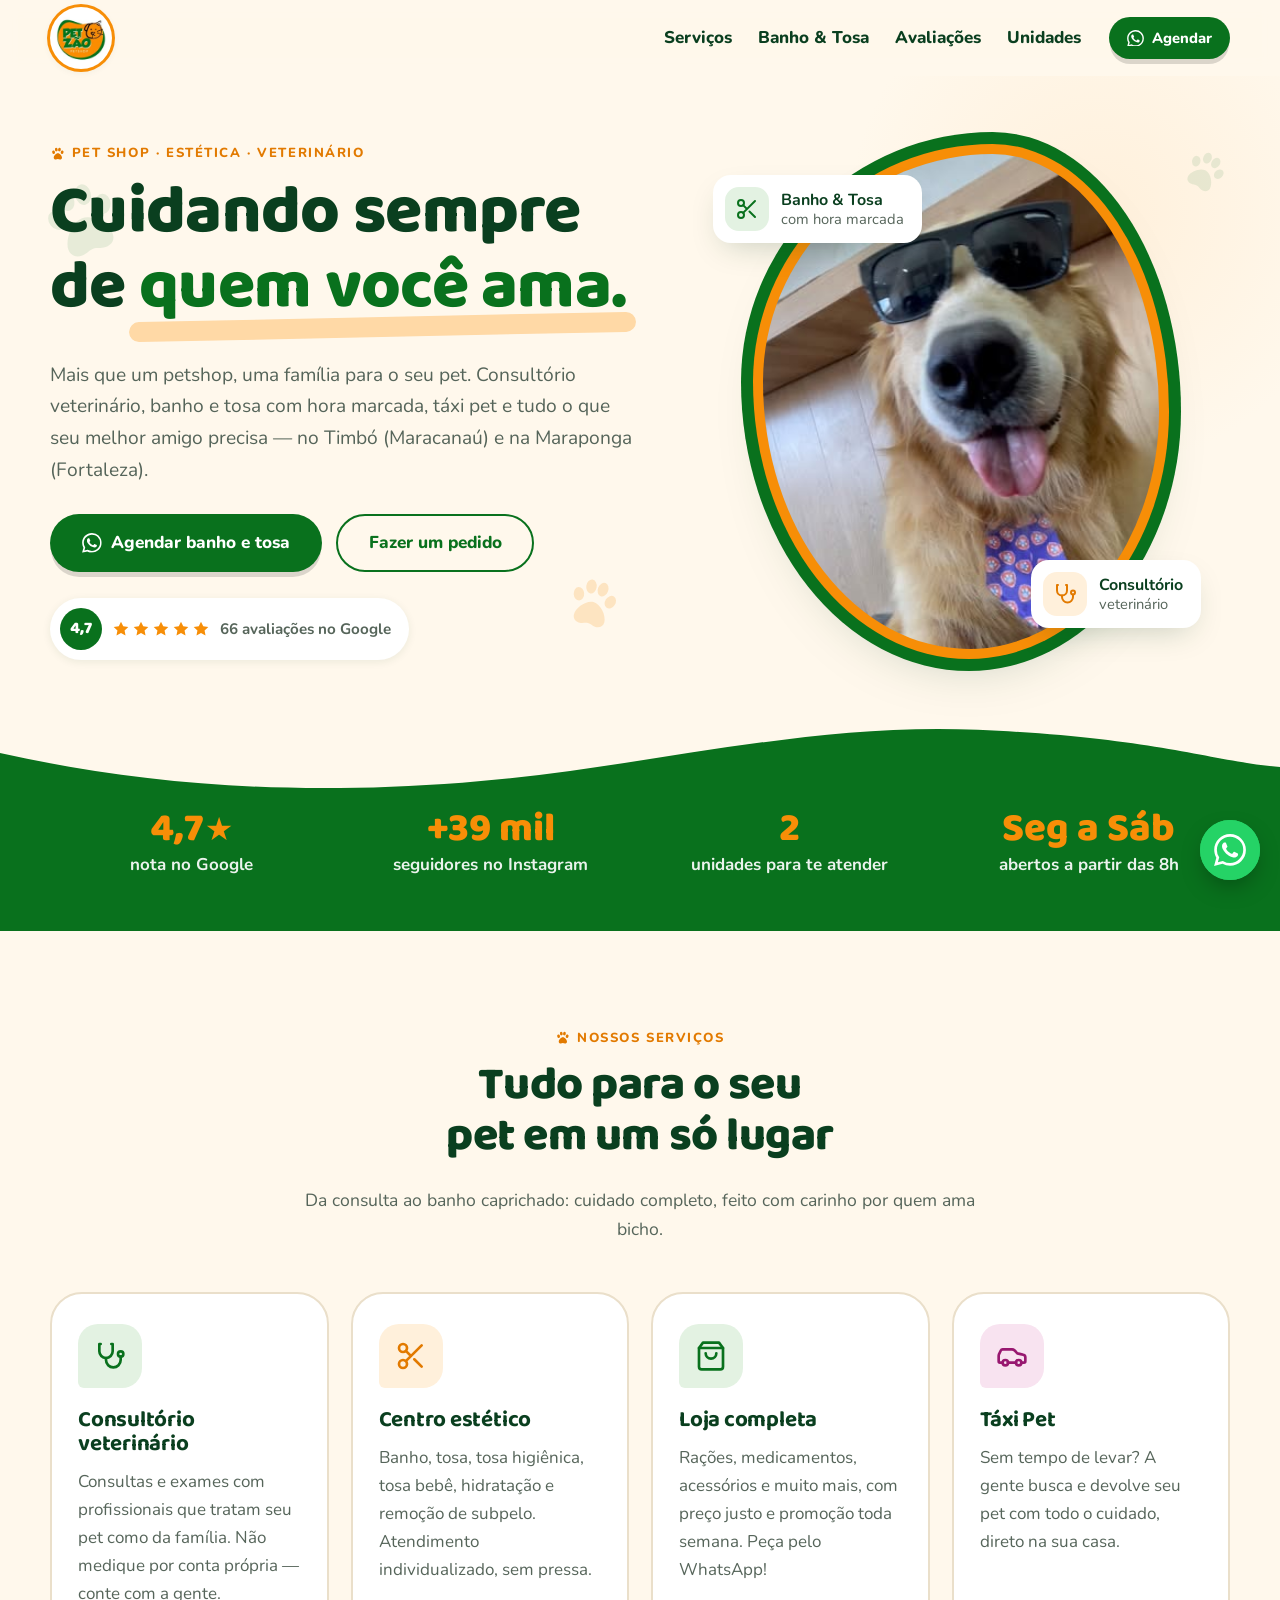
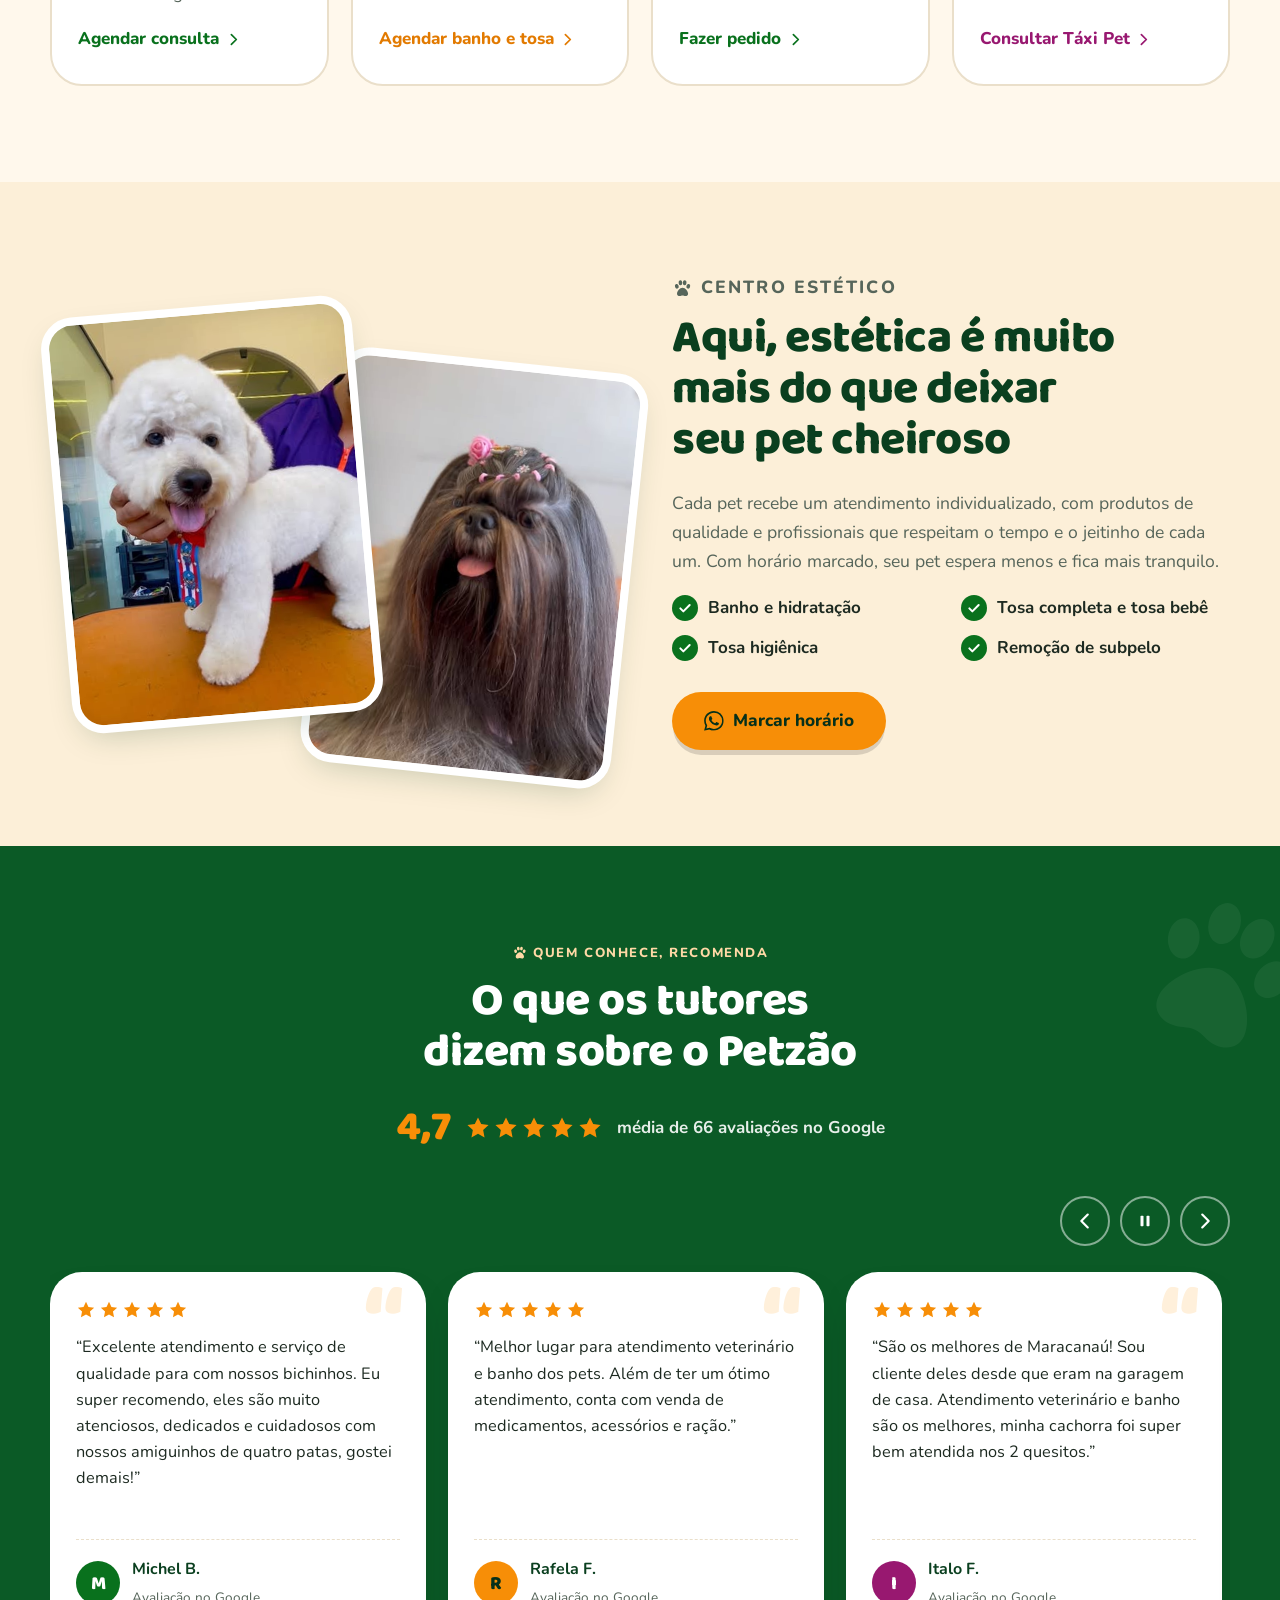
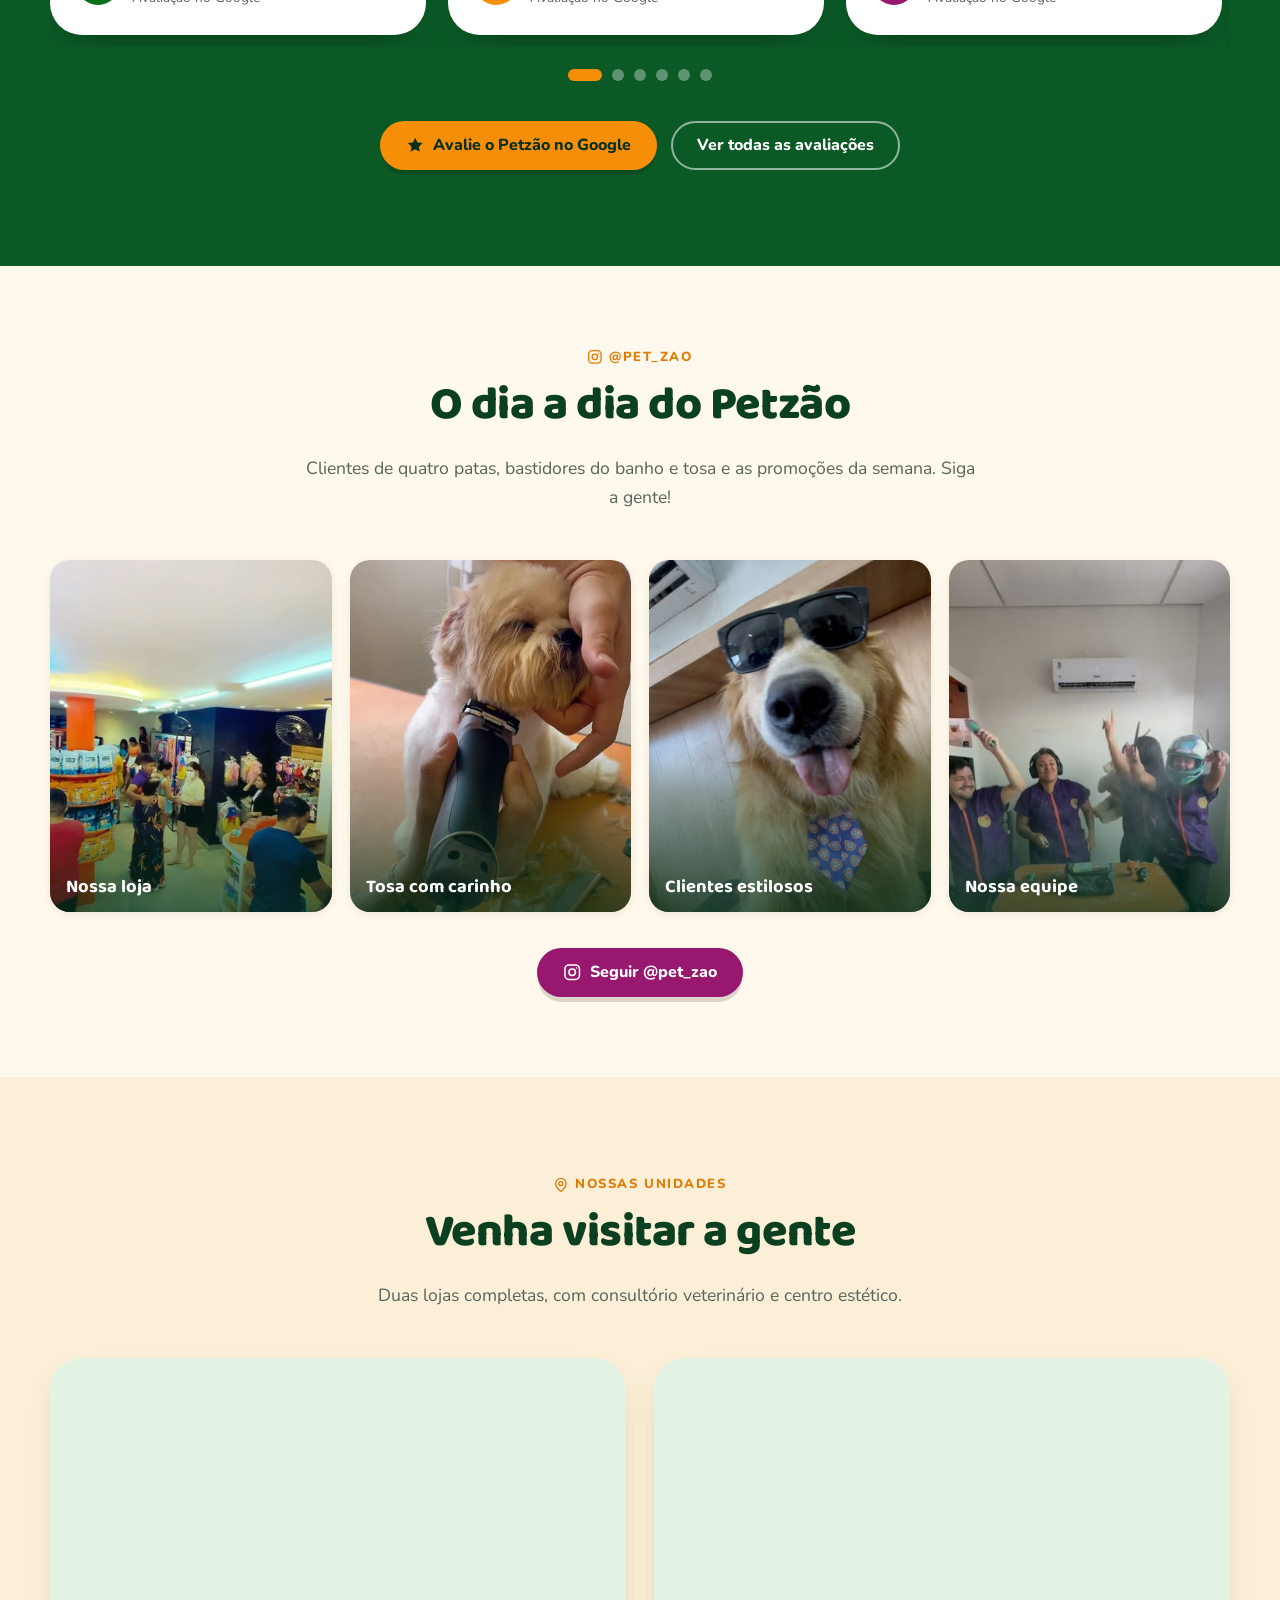
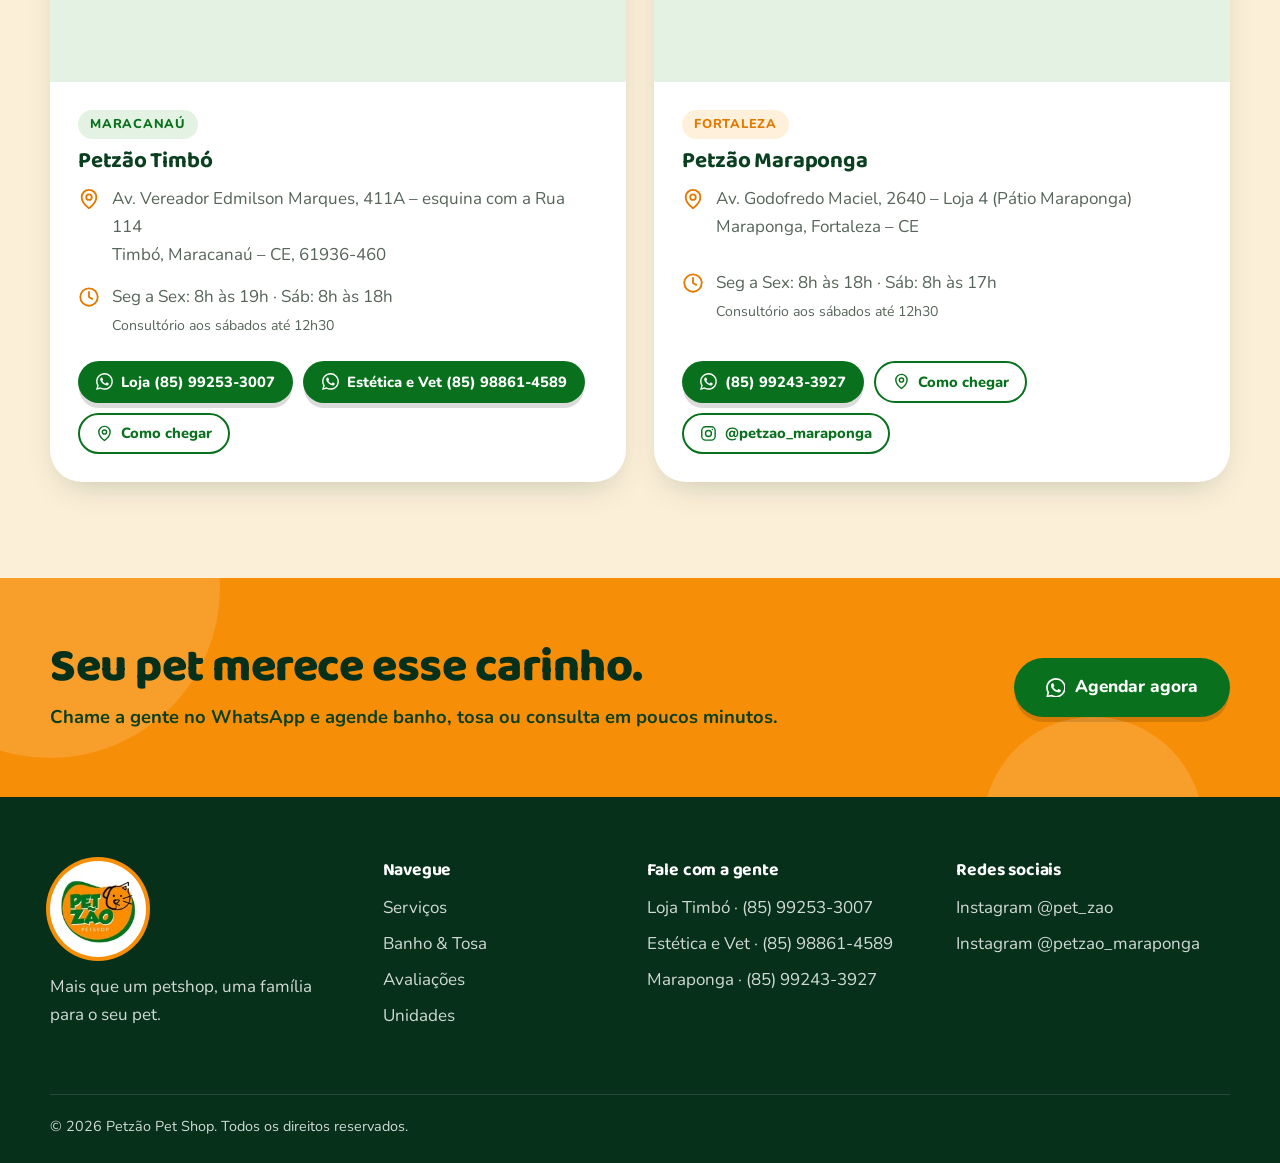
<file: index.html>
<!DOCTYPE html>
<html lang="pt-BR">
<head>
  <meta charset="UTF-8">
  <meta name="viewport" content="width=device-width, initial-scale=1">
  <title>Petzão Pet Shop | Banho e Tosa, Veterinário e Pet Shop em Maracanaú e Fortaleza</title>
  <meta name="description" content="Petzão Pet Shop: consultório veterinário, centro estético (banho e tosa), táxi pet e loja completa com rações, medicamentos e acessórios. Unidades no Timbó (Maracanaú) e na Maraponga (Fortaleza). Nota 4,7 no Google.">
  <meta name="theme-color" content="#09711D">
  <link rel="canonical" href="https://lohan-lucas.github.io/petzao/">

  <!-- Open Graph (prévia ao compartilhar no WhatsApp/Instagram/Facebook) -->
  <meta property="og:type" content="website">
  <meta property="og:url" content="https://lohan-lucas.github.io/petzao/">
  <meta property="og:locale" content="pt_BR">
  <meta property="og:site_name" content="Petzão Pet Shop">
  <meta property="og:title" content="Petzão Pet Shop | Cuidando sempre de quem você ama">
  <meta property="og:description" content="Consultório veterinário, banho e tosa, táxi pet e loja completa em Maracanaú e Fortaleza. Nota 4,7 no Google.">
  <meta property="og:image" content="https://lohan-lucas.github.io/petzao/assets/img/og-image.jpg">
  <meta property="og:image:width" content="1200">
  <meta property="og:image:height" content="630">
  <meta name="twitter:card" content="summary_large_image">

  <link rel="icon" href="assets/img/favicon.png" type="image/png">
  <link rel="apple-touch-icon" href="assets/img/favicon.png">

  <link rel="preconnect" href="https://fonts.googleapis.com">
  <link rel="preconnect" href="https://fonts.gstatic.com" crossorigin>
  <link href="https://fonts.googleapis.com/css2?family=Baloo+2:wght@600;700;800&family=Nunito:wght@400;600;700;800&display=swap" rel="stylesheet">
  <link rel="stylesheet" href="assets/css/style.css">

  <script type="application/ld+json">
  [
    {
      "@context": "https://schema.org",
      "@type": "PetStore",
      "name": "Petzão Pet Shop – Timbó",
      "image": "https://lohan-lucas.github.io/petzao/assets/img/logo.jpg",
      "url": "https://lohan-lucas.github.io/petzao/",
      "telephone": "+55 85 99253-3007",
      "address": {
        "@type": "PostalAddress",
        "streetAddress": "Av. Vereador Edmilson Marques, 411A – Timbó",
        "addressLocality": "Maracanaú",
        "addressRegion": "CE",
        "postalCode": "61936-460",
        "addressCountry": "BR"
      },
      "geo": { "@type": "GeoCoordinates", "latitude": -3.8777506, "longitude": -38.6081063 },
      "openingHoursSpecification": [
        { "@type": "OpeningHoursSpecification", "dayOfWeek": ["Monday","Tuesday","Wednesday","Thursday","Friday"], "opens": "08:00", "closes": "19:00" },
        { "@type": "OpeningHoursSpecification", "dayOfWeek": "Saturday", "opens": "08:00", "closes": "18:00" }
      ],
      "sameAs": ["https://www.instagram.com/pet_zao/"]
    },
    {
      "@context": "https://schema.org",
      "@type": "PetStore",
      "name": "Petzão Pet Shop – Maraponga",
      "image": "https://lohan-lucas.github.io/petzao/assets/img/logo.jpg",
      "url": "https://lohan-lucas.github.io/petzao/",
      "telephone": "+55 85 99243-3927",
      "address": {
        "@type": "PostalAddress",
        "streetAddress": "Av. Godofredo Maciel, 2640 – Loja 4 (Pátio Maraponga)",
        "addressLocality": "Fortaleza",
        "addressRegion": "CE",
        "addressCountry": "BR"
      },
      "openingHoursSpecification": [
        { "@type": "OpeningHoursSpecification", "dayOfWeek": ["Monday","Tuesday","Wednesday","Thursday","Friday"], "opens": "08:00", "closes": "18:00" },
        { "@type": "OpeningHoursSpecification", "dayOfWeek": "Saturday", "opens": "08:00", "closes": "17:00" }
      ],
      "sameAs": ["https://www.instagram.com/petzao_maraponga/"]
    }
  ]
  </script>
</head>
<body>

  <!-- Ícones (sprite SVG) -->
  <svg width="0" height="0" style="position:absolute" aria-hidden="true" focusable="false">
    <symbol id="i-paw" viewBox="0 0 24 24"><ellipse cx="5.5" cy="9.5" rx="2.1" ry="2.7" transform="rotate(-18 5.5 9.5)"/><ellipse cx="9.6" cy="5.4" rx="2.1" ry="2.8" transform="rotate(-6 9.6 5.4)"/><ellipse cx="14.4" cy="5.4" rx="2.1" ry="2.8" transform="rotate(6 14.4 5.4)"/><ellipse cx="18.5" cy="9.5" rx="2.1" ry="2.7" transform="rotate(18 18.5 9.5)"/><path d="M12 11.2c-3.1 0-6.3 4.1-6.3 6.7 0 1.8 1.4 2.7 3 2.7 1.4 0 2.1-.7 3.3-.7s1.9.7 3.3.7c1.6 0 3-.9 3-2.7 0-2.6-3.2-6.7-6.3-6.7Z"/></symbol>
    <symbol id="i-whatsapp" viewBox="0 0 24 24"><path d="M17.47 14.38c-.3-.15-1.76-.87-2.03-.97-.27-.1-.47-.15-.67.15-.2.3-.77.97-.94 1.16-.17.2-.35.22-.64.08-.3-.15-1.26-.47-2.39-1.48-.88-.79-1.48-1.76-1.65-2.06-.17-.3-.02-.46.13-.6.13-.14.3-.35.45-.52.15-.17.2-.3.3-.5.1-.2.05-.37-.03-.52-.07-.15-.67-1.61-.92-2.2-.24-.59-.49-.5-.67-.51h-.57c-.2 0-.52.07-.8.37-.27.3-1.04 1.02-1.04 2.48s1.07 2.88 1.21 3.07c.15.2 2.1 3.2 5.08 4.49.71.31 1.26.49 1.7.63.71.22 1.36.19 1.87.12.57-.09 1.76-.72 2-1.42.25-.69.25-1.29.18-1.41-.08-.13-.28-.2-.57-.35Zm-5.42 7.4h-.01a9.87 9.87 0 0 1-5.03-1.38l-.36-.21-3.74.98 1-3.65-.24-.37a9.86 9.86 0 0 1-1.51-5.26c0-5.45 4.44-9.88 9.89-9.88 2.64 0 5.12 1.03 6.99 2.9a9.82 9.82 0 0 1 2.89 6.99c0 5.45-4.44 9.88-9.88 9.88Zm8.41-18.3A11.82 11.82 0 0 0 12.05 0C5.5 0 .16 5.34.16 11.89c0 2.1.55 4.14 1.59 5.95L.06 24l6.3-1.65a11.88 11.88 0 0 0 5.68 1.45h.01c6.55 0 11.89-5.34 11.89-11.89 0-3.18-1.24-6.16-3.48-8.41Z"/></symbol>
    <symbol id="i-instagram" viewBox="0 0 24 24" fill="none" stroke="currentColor" stroke-width="2" stroke-linecap="round" stroke-linejoin="round"><rect x="2.5" y="2.5" width="19" height="19" rx="5.5"/><circle cx="12" cy="12" r="4.2"/><circle cx="17.6" cy="6.4" r="1" fill="currentColor" stroke="none"/></symbol>
    <symbol id="i-star" viewBox="0 0 24 24"><path d="M12 2.2l2.96 6.2 6.8.83-5 4.7 1.28 6.73L12 17.4l-6.04 3.26 1.28-6.73-5-4.7 6.8-.83L12 2.2Z"/></symbol>
    <symbol id="i-steth" viewBox="0 0 24 24" fill="none" stroke="currentColor" stroke-width="2" stroke-linecap="round" stroke-linejoin="round"><path d="M5 3H4v5.5a5 5 0 0 0 10 0V3h-1"/><path d="M9 13.5V15a5.5 5.5 0 0 0 11 0v-2.5"/><circle cx="20" cy="10.5" r="2"/></symbol>
    <symbol id="i-scissors" viewBox="0 0 24 24" fill="none" stroke="currentColor" stroke-width="2" stroke-linecap="round" stroke-linejoin="round"><circle cx="6" cy="6" r="3"/><circle cx="6" cy="18" r="3"/><path d="M20 4 8.12 15.88M14.47 14.48 20 20M8.12 8.12 12 12"/></symbol>
    <symbol id="i-bag" viewBox="0 0 24 24" fill="none" stroke="currentColor" stroke-width="2" stroke-linecap="round" stroke-linejoin="round"><path d="M6 2 3 6v14a2 2 0 0 0 2 2h14a2 2 0 0 0 2-2V6l-3-4Z"/><path d="M3 6h18"/><path d="M16 10a4 4 0 0 1-8 0"/></symbol>
    <symbol id="i-car" viewBox="0 0 24 24" fill="none" stroke="currentColor" stroke-width="2" stroke-linecap="round" stroke-linejoin="round"><path d="M19 17h2a1 1 0 0 0 1-1v-3c0-.9-.7-1.7-1.5-1.9C18.7 10.6 16 10 16 10s-1.3-1.4-2.2-2.3A2.6 2.6 0 0 0 12 7H5a1.6 1.6 0 0 0-1.4.9l-1.4 2.9A3.7 3.7 0 0 0 2 12v4a1 1 0 0 0 1 1h2"/><circle cx="7" cy="17" r="2"/><path d="M9 17h6"/><circle cx="17" cy="17" r="2"/></symbol>
    <symbol id="i-pin" viewBox="0 0 24 24" fill="none" stroke="currentColor" stroke-width="2" stroke-linecap="round" stroke-linejoin="round"><path d="M20 10c0 6-8 12-8 12s-8-6-8-12a8 8 0 0 1 16 0Z"/><circle cx="12" cy="10" r="3"/></symbol>
    <symbol id="i-clock" viewBox="0 0 24 24" fill="none" stroke="currentColor" stroke-width="2" stroke-linecap="round" stroke-linejoin="round"><circle cx="12" cy="12" r="9.5"/><path d="M12 6.5V12l3.5 2"/></symbol>
    <symbol id="i-arrow" viewBox="0 0 24 24" fill="none" stroke="currentColor" stroke-width="2.4" stroke-linecap="round" stroke-linejoin="round"><path d="M9 5l7 7-7 7"/></symbol>
    <symbol id="i-check" viewBox="0 0 24 24" fill="none" stroke="currentColor" stroke-width="3" stroke-linecap="round" stroke-linejoin="round"><path d="M5 12.5l4.5 4.5L19 7.5"/></symbol>
    <symbol id="i-pause" viewBox="0 0 24 24"><rect x="6" y="5" width="4" height="14" rx="1"/><rect x="14" y="5" width="4" height="14" rx="1"/></symbol>
    <symbol id="i-play" viewBox="0 0 24 24"><path d="M7 4.5v15a1 1 0 0 0 1.5.86l12-7.5a1 1 0 0 0 0-1.72l-12-7.5A1 1 0 0 0 7 4.5Z"/></symbol>
  </svg>

  <a class="skip-link" href="#conteudo">Pular para o conteúdo</a>

  <!-- Cabeçalho -->
  <header class="site-header" data-header>
    <div class="container header-inner">
      <a class="brand" href="#inicio" aria-label="Petzão Pet Shop – início">
        <img src="assets/img/logo.jpg" alt="Petzão Pet Shop" width="150" height="150">
      </a>

      <nav class="main-nav" id="menu" aria-label="Principal">
        <ul>
          <li><a href="#servicos">Serviços</a></li>
          <li><a href="#estetica">Banho &amp; Tosa</a></li>
          <li><a href="#avaliacoes">Avaliações</a></li>
          <li><a href="#unidades">Unidades</a></li>
        </ul>
        <a class="btn btn--green btn--sm nav-cta" href="https://wa.me/5585988614589?text=Ol%C3%A1%2C%20Petz%C3%A3o!%20Vim%20pelo%20site%20e%20gostaria%20de%20agendar%20um%20hor%C3%A1rio%20para%20o%20meu%20pet." target="_blank" rel="noopener">
          <svg class="icon" aria-hidden="true"><use href="#i-whatsapp"/></svg> Agendar
        </a>
      </nav>

      <button class="menu-toggle" type="button" aria-expanded="false" aria-controls="menu" data-menu-toggle>
        <span class="sr-only">Abrir menu</span>
        <span class="menu-toggle__bar"></span>
      </button>
    </div>
  </header>

  <main id="conteudo">

    <!-- Hero -->
    <section class="hero" id="inicio">
      <svg class="paw-deco paw-deco--1" aria-hidden="true"><use href="#i-paw"/></svg>
      <svg class="paw-deco paw-deco--2" aria-hidden="true"><use href="#i-paw"/></svg>
      <svg class="paw-deco paw-deco--3" aria-hidden="true"><use href="#i-paw"/></svg>

      <div class="container hero-grid">
        <div class="hero-copy">
          <p class="eyebrow"><svg class="icon" aria-hidden="true"><use href="#i-paw"/></svg> Pet shop · Estética · Veterinário</p>
          <h1>Cuidando sempre de <span class="hl">quem você ama.</span></h1>
          <p class="lead">Mais que um petshop, uma família para o seu pet. Consultório veterinário, banho e tosa com hora marcada, táxi pet e tudo o que seu melhor amigo precisa — no Timbó (Maracanaú) e na Maraponga (Fortaleza).</p>

          <div class="hero-actions">
            <a class="btn btn--green btn--lg" href="https://wa.me/5585988614589?text=Ol%C3%A1%2C%20Petz%C3%A3o!%20Vim%20pelo%20site%20e%20gostaria%20de%20agendar%20banho%20e%20tosa%20para%20o%20meu%20pet." target="_blank" rel="noopener">
              <svg class="icon" aria-hidden="true"><use href="#i-whatsapp"/></svg> Agendar banho e tosa
            </a>
            <a class="btn btn--outline btn--lg" href="https://wa.me/5585992533007?text=Ol%C3%A1%2C%20Petz%C3%A3o!%20Vim%20pelo%20site%20e%20gostaria%20de%20fazer%20um%20pedido." target="_blank" rel="noopener">
              Fazer um pedido
            </a>
          </div>

          <a class="rating-pill" href="#avaliacoes">
            <span class="rating-pill__score">4,7</span>
            <span class="stars" aria-hidden="true">
              <svg><use href="#i-star"/></svg><svg><use href="#i-star"/></svg><svg><use href="#i-star"/></svg><svg><use href="#i-star"/></svg><svg><use href="#i-star"/></svg>
            </span>
            <span class="rating-pill__text">66 avaliações no Google</span>
          </a>
        </div>

        <div class="hero-visual">
          <div class="blob-frame">
            <img src="assets/img/golden.jpg" alt="Golden retriever de óculos escuros e bandana, cliente do Petzão" width="360" height="640">
          </div>
          <div class="float-card float-card--top">
            <span class="float-card__icon"><svg aria-hidden="true"><use href="#i-scissors"/></svg></span>
            <span><strong>Banho &amp; Tosa</strong><br>com hora marcada</span>
          </div>
          <div class="float-card float-card--bottom">
            <span class="float-card__icon float-card__icon--orange"><svg aria-hidden="true"><use href="#i-steth"/></svg></span>
            <span><strong>Consultório</strong><br>veterinário</span>
          </div>
        </div>
      </div>

      <svg class="wave wave--bottom" viewBox="0 0 1440 90" preserveAspectRatio="none" aria-hidden="true"><path d="M0 40c160 40 320 55 520 38S900 0 1100 10s260 40 340 48v32H0Z"/></svg>
    </section>

    <!-- Números -->
    <section class="stats" aria-label="Petzão em números">
      <div class="container stats-grid">
        <div class="stat"><strong>4,7<span>★</span></strong><span>nota no Google</span></div>
        <div class="stat"><strong>+39 mil</strong><span>seguidores no Instagram</span></div>
        <div class="stat"><strong>2</strong><span>unidades para te atender</span></div>
        <div class="stat"><strong>Seg a Sáb</strong><span>abertos a partir das 8h</span></div>
      </div>
    </section>

    <!-- Serviços -->
    <section class="section" id="servicos">
      <div class="container">
        <header class="section-head">
          <p class="eyebrow"><svg class="icon" aria-hidden="true"><use href="#i-paw"/></svg> Nossos serviços</p>
          <h2>Tudo para o seu pet em um só lugar</h2>
          <p>Da consulta ao banho caprichado: cuidado completo, feito com carinho por quem ama bicho.</p>
        </header>

        <div class="services-grid">
          <article class="service-card reveal">
            <span class="service-card__icon"><svg aria-hidden="true"><use href="#i-steth"/></svg></span>
            <h3>Consultório veterinário</h3>
            <p>Consultas e exames com profissionais que tratam seu pet como da família. Não medique por conta própria — conte com a gente.</p>
            <a class="link-arrow" href="https://wa.me/5585988614589?text=Ol%C3%A1%2C%20Petz%C3%A3o!%20Vim%20pelo%20site%20e%20gostaria%20de%20agendar%20uma%20consulta%20veterin%C3%A1ria." target="_blank" rel="noopener">Agendar consulta <svg aria-hidden="true"><use href="#i-arrow"/></svg></a>
          </article>

          <article class="service-card service-card--orange reveal">
            <span class="service-card__icon"><svg aria-hidden="true"><use href="#i-scissors"/></svg></span>
            <h3>Centro estético</h3>
            <p>Banho, tosa, tosa higiênica, tosa bebê, hidratação e remoção de subpelo. Atendimento individualizado, sem pressa.</p>
            <a class="link-arrow" href="https://wa.me/5585988614589?text=Ol%C3%A1%2C%20Petz%C3%A3o!%20Vim%20pelo%20site%20e%20gostaria%20de%20agendar%20banho%20e%20tosa." target="_blank" rel="noopener">Agendar banho e tosa <svg aria-hidden="true"><use href="#i-arrow"/></svg></a>
          </article>

          <article class="service-card reveal">
            <span class="service-card__icon"><svg aria-hidden="true"><use href="#i-bag"/></svg></span>
            <h3>Loja completa</h3>
            <p>Rações, medicamentos, acessórios e muito mais, com preço justo e promoção toda semana. Peça pelo WhatsApp!</p>
            <a class="link-arrow" href="https://wa.me/5585992533007?text=Ol%C3%A1%2C%20Petz%C3%A3o!%20Vim%20pelo%20site%20e%20gostaria%20de%20fazer%20um%20pedido." target="_blank" rel="noopener">Fazer pedido <svg aria-hidden="true"><use href="#i-arrow"/></svg></a>
          </article>

          <article class="service-card service-card--magenta reveal">
            <span class="service-card__icon"><svg aria-hidden="true"><use href="#i-car"/></svg></span>
            <h3>Táxi Pet</h3>
            <p>Sem tempo de levar? A gente busca e devolve seu pet com todo o cuidado, direto na sua casa.</p>
            <a class="link-arrow" href="https://wa.me/5585988614589?text=Ol%C3%A1%2C%20Petz%C3%A3o!%20Vim%20pelo%20site%20e%20gostaria%20de%20saber%20sobre%20o%20T%C3%A1xi%20Pet." target="_blank" rel="noopener">Consultar Táxi Pet <svg aria-hidden="true"><use href="#i-arrow"/></svg></a>
          </article>
        </div>
      </div>
    </section>

    <!-- Centro estético -->
    <section class="section section--cream" id="estetica">
      <div class="container split">
        <div class="split-media reveal">
          <figure class="photo photo--tilt-l">
            <img src="assets/img/poodle.jpg" alt="Poodle branco recém-tosado na mesa do centro estético do Petzão" width="360" height="640" loading="lazy">
          </figure>
          <figure class="photo photo--tilt-r">
            <img src="assets/img/shihtzu.jpg" alt="Lhasa apso de pelo longo com lacinhos após o banho" width="360" height="640" loading="lazy">
          </figure>
        </div>

        <div class="split-copy">
          <p class="eyebrow"><svg class="icon" aria-hidden="true"><use href="#i-paw"/></svg> Centro estético</p>
          <h2>Aqui, estética é muito mais do que deixar seu pet cheiroso</h2>
          <p>Cada pet recebe um atendimento individualizado, com produtos de qualidade e profissionais que respeitam o tempo e o jeitinho de cada um. Com horário marcado, seu pet espera menos e fica mais tranquilo.</p>
          <ul class="check-list">
            <li><svg aria-hidden="true"><use href="#i-check"/></svg> Banho e hidratação</li>
            <li><svg aria-hidden="true"><use href="#i-check"/></svg> Tosa completa e tosa bebê</li>
            <li><svg aria-hidden="true"><use href="#i-check"/></svg> Tosa higiênica</li>
            <li><svg aria-hidden="true"><use href="#i-check"/></svg> Remoção de subpelo</li>
          </ul>
          <a class="btn btn--orange btn--lg" href="https://wa.me/5585988614589?text=Ol%C3%A1%2C%20Petz%C3%A3o!%20Vim%20pelo%20site%20e%20gostaria%20de%20agendar%20banho%20e%20tosa." target="_blank" rel="noopener">
            <svg class="icon" aria-hidden="true"><use href="#i-whatsapp"/></svg> Marcar horário
          </a>
        </div>
      </div>
    </section>

    <!-- Avaliações -->
    <section class="section section--green" id="avaliacoes">
      <svg class="paw-deco paw-deco--4" aria-hidden="true"><use href="#i-paw"/></svg>
      <div class="container">
        <header class="section-head section-head--light">
          <p class="eyebrow"><svg class="icon" aria-hidden="true"><use href="#i-paw"/></svg> Quem conhece, recomenda</p>
          <h2>O que os tutores dizem sobre o Petzão</h2>
          <div class="rating-summary">
            <span class="rating-summary__score">4,7</span>
            <span class="stars stars--lg" aria-hidden="true">
              <svg><use href="#i-star"/></svg><svg><use href="#i-star"/></svg><svg><use href="#i-star"/></svg><svg><use href="#i-star"/></svg><svg><use href="#i-star"/></svg>
            </span>
            <span class="rating-summary__text">média de 66 avaliações no Google</span>
          </div>
        </header>

        <div class="carousel" data-carousel role="region" aria-roledescription="carrossel" aria-label="Avaliações de clientes no Google">
          <div class="carousel__controls">
            <button class="carousel__btn" type="button" data-prev aria-label="Avaliação anterior"><svg aria-hidden="true" style="transform:scaleX(-1)"><use href="#i-arrow"/></svg></button>
            <button class="carousel__btn carousel__btn--toggle" type="button" data-toggle aria-label="Pausar rotação automática"><svg aria-hidden="true"><use href="#i-pause"/></svg></button>
            <button class="carousel__btn" type="button" data-next aria-label="Próxima avaliação"><svg aria-hidden="true"><use href="#i-arrow"/></svg></button>
          </div>

          <ul class="carousel__track" data-track tabindex="0" aria-live="off">
            <li class="review-card">
              <div class="review-card__stars" role="img" aria-label="5 de 5 estrelas"><svg><use href="#i-star"/></svg><svg><use href="#i-star"/></svg><svg><use href="#i-star"/></svg><svg><use href="#i-star"/></svg><svg><use href="#i-star"/></svg></div>
              <blockquote>“Excelente atendimento e serviço de qualidade para com nossos bichinhos. Eu super recomendo, eles são muito atenciosos, dedicados e cuidadosos com nossos amiguinhos de quatro patas, gostei demais!”</blockquote>
              <footer class="review-card__author"><span class="avatar avatar--green" aria-hidden="true">M</span><span><strong>Michel B.</strong><small>Avaliação no Google</small></span></footer>
            </li>
            <li class="review-card">
              <div class="review-card__stars" role="img" aria-label="5 de 5 estrelas"><svg><use href="#i-star"/></svg><svg><use href="#i-star"/></svg><svg><use href="#i-star"/></svg><svg><use href="#i-star"/></svg><svg><use href="#i-star"/></svg></div>
              <blockquote>“Melhor lugar para atendimento veterinário e banho dos pets. Além de ter um ótimo atendimento, conta com venda de medicamentos, acessórios e ração.”</blockquote>
              <footer class="review-card__author"><span class="avatar avatar--orange" aria-hidden="true">R</span><span><strong>Rafela F.</strong><small>Avaliação no Google</small></span></footer>
            </li>
            <li class="review-card">
              <div class="review-card__stars" role="img" aria-label="5 de 5 estrelas"><svg><use href="#i-star"/></svg><svg><use href="#i-star"/></svg><svg><use href="#i-star"/></svg><svg><use href="#i-star"/></svg><svg><use href="#i-star"/></svg></div>
              <blockquote>“São os melhores de Maracanaú! Sou cliente deles desde que eram na garagem de casa. Atendimento veterinário e banho são os melhores, minha cachorra foi super bem atendida nos 2 quesitos.”</blockquote>
              <footer class="review-card__author"><span class="avatar avatar--magenta" aria-hidden="true">I</span><span><strong>Italo F.</strong><small>Avaliação no Google</small></span></footer>
            </li>
            <li class="review-card">
              <div class="review-card__stars" role="img" aria-label="5 de 5 estrelas"><svg><use href="#i-star"/></svg><svg><use href="#i-star"/></svg><svg><use href="#i-star"/></svg><svg><use href="#i-star"/></svg><svg><use href="#i-star"/></svg></div>
              <blockquote>“Minha princesa é muito bem cuidada no Petzão... confio plenamente em toda equipe. Nota mil.”</blockquote>
              <footer class="review-card__author"><span class="avatar avatar--green" aria-hidden="true">S</span><span><strong>Socorro G.</strong><small>Avaliação no Google</small></span></footer>
            </li>
            <li class="review-card">
              <div class="review-card__stars" role="img" aria-label="5 de 5 estrelas"><svg><use href="#i-star"/></svg><svg><use href="#i-star"/></svg><svg><use href="#i-star"/></svg><svg><use href="#i-star"/></svg><svg><use href="#i-star"/></svg></div>
              <blockquote>“Ótimo atendimento. Possuem a mais variada gama de produtos para o seu pet, além dos excelentes serviços de banho, tosa e atendimento veterinário. Profissionais capacitados para fornecer a melhor experiência para o seu pet. Recomendo.”</blockquote>
              <footer class="review-card__author"><span class="avatar avatar--orange" aria-hidden="true">R</span><span><strong>Robson L.</strong><small>Avaliação no Google</small></span></footer>
            </li>
            <li class="review-card">
              <div class="review-card__stars" role="img" aria-label="5 de 5 estrelas"><svg><use href="#i-star"/></svg><svg><use href="#i-star"/></svg><svg><use href="#i-star"/></svg><svg><use href="#i-star"/></svg><svg><use href="#i-star"/></svg></div>
              <blockquote>“Atendimento top! Bem humanizado! Você vê que eles realmente amam o que fazem!”</blockquote>
              <footer class="review-card__author"><span class="avatar avatar--magenta" aria-hidden="true">B</span><span><strong>Bruno N.</strong><small>Avaliação no Google</small></span></footer>
            </li>
            <li class="review-card">
              <div class="review-card__stars" role="img" aria-label="5 de 5 estrelas"><svg><use href="#i-star"/></svg><svg><use href="#i-star"/></svg><svg><use href="#i-star"/></svg><svg><use href="#i-star"/></svg><svg><use href="#i-star"/></svg></div>
              <blockquote>“Essa loja é simplesmente maravilhosa! O atendimento é excelente, muito atencioso e rápido. Recomendo de olhos fechados!”</blockquote>
              <footer class="review-card__author"><span class="avatar avatar--green" aria-hidden="true">M</span><span><strong>Mônica O.</strong><small>Avaliação no Google</small></span></footer>
            </li>
            <li class="review-card">
              <div class="review-card__stars" role="img" aria-label="5 de 5 estrelas"><svg><use href="#i-star"/></svg><svg><use href="#i-star"/></svg><svg><use href="#i-star"/></svg><svg><use href="#i-star"/></svg><svg><use href="#i-star"/></svg></div>
              <blockquote>“Ótimo atendimento, ótimos preços e uma equipe qualificada onde se vê que trabalham com amor aos pets! Petzão, o melhor petshop da região!”</blockquote>
              <footer class="review-card__author"><span class="avatar avatar--orange" aria-hidden="true">V</span><span><strong>Venicio J.</strong><small>Avaliação no Google</small></span></footer>
            </li>
            <li class="review-card">
              <div class="review-card__stars" role="img" aria-label="5 de 5 estrelas"><svg><use href="#i-star"/></svg><svg><use href="#i-star"/></svg><svg><use href="#i-star"/></svg><svg><use href="#i-star"/></svg><svg><use href="#i-star"/></svg></div>
              <blockquote>“O melhor em todos os sentidos, recomendo demais. Qualidade, carinho e compromisso em um só lugar. Parabéns! 👏🏽👏🏽”</blockquote>
              <footer class="review-card__author"><span class="avatar avatar--magenta" aria-hidden="true">L</span><span><strong>Luccas F.</strong><small>Avaliação no Google</small></span></footer>
            </li>
            <li class="review-card">
              <div class="review-card__stars" role="img" aria-label="5 de 5 estrelas"><svg><use href="#i-star"/></svg><svg><use href="#i-star"/></svg><svg><use href="#i-star"/></svg><svg><use href="#i-star"/></svg><svg><use href="#i-star"/></svg></div>
              <blockquote>“Um ótimo local, atendimento super qualificado, sem falar dos serviços de tosa e banho! Super indico, pois tem ampla variedade de rações!”</blockquote>
              <footer class="review-card__author"><span class="avatar avatar--green" aria-hidden="true">A</span><span><strong>Axel G.</strong><small>Avaliação no Google</small></span></footer>
            </li>
            <li class="review-card">
              <div class="review-card__stars" role="img" aria-label="5 de 5 estrelas"><svg><use href="#i-star"/></svg><svg><use href="#i-star"/></svg><svg><use href="#i-star"/></svg><svg><use href="#i-star"/></svg><svg><use href="#i-star"/></svg></div>
              <blockquote>“Ótimo atendimento, preço acessível, vende de tudo e possui uma nova estrutura super aconchegante. Recomendo.”</blockquote>
              <footer class="review-card__author"><span class="avatar avatar--orange" aria-hidden="true">J</span><span><strong>Junior X.</strong><small>Local Guide no Google</small></span></footer>
            </li>
            <li class="review-card">
              <div class="review-card__stars" role="img" aria-label="5 de 5 estrelas"><svg><use href="#i-star"/></svg><svg><use href="#i-star"/></svg><svg><use href="#i-star"/></svg><svg><use href="#i-star"/></svg><svg><use href="#i-star"/></svg></div>
              <blockquote>“Sem dúvidas o melhor petshop de Maracanaú! Cuidado e amor indescritíveis com seu pet, produtos de qualidade e atendimento nota mil!”</blockquote>
              <footer class="review-card__author"><span class="avatar avatar--magenta" aria-hidden="true">R</span><span><strong>Rebeca R.</strong><small>Avaliação no Google</small></span></footer>
            </li>
            <li class="review-card">
              <div class="review-card__stars" role="img" aria-label="5 de 5 estrelas"><svg><use href="#i-star"/></svg><svg><use href="#i-star"/></svg><svg><use href="#i-star"/></svg><svg><use href="#i-star"/></svg><svg><use href="#i-star"/></svg></div>
              <blockquote>“A loja tem tudo para o pet 🐕🐈, com atendimento excelente e profissionais super capacitados!”</blockquote>
              <footer class="review-card__author"><span class="avatar avatar--green" aria-hidden="true">T</span><span><strong>Thiago M.</strong><small>Avaliação no Google</small></span></footer>
            </li>
            <li class="review-card">
              <div class="review-card__stars" role="img" aria-label="5 de 5 estrelas"><svg><use href="#i-star"/></svg><svg><use href="#i-star"/></svg><svg><use href="#i-star"/></svg><svg><use href="#i-star"/></svg><svg><use href="#i-star"/></svg></div>
              <blockquote>“Melhor pet de Maracanaú, meu cachorrinho ama. Super indico!”</blockquote>
              <footer class="review-card__author"><span class="avatar avatar--orange" aria-hidden="true">J</span><span><strong>Jéssica A.</strong><small>Avaliação no Google</small></span></footer>
            </li>
            <li class="review-card">
              <div class="review-card__stars" role="img" aria-label="5 de 5 estrelas"><svg><use href="#i-star"/></svg><svg><use href="#i-star"/></svg><svg><use href="#i-star"/></svg><svg><use href="#i-star"/></svg><svg><use href="#i-star"/></svg></div>
              <blockquote>“Serviços, alimentação e vasta gama de utensílios pros nossos petzinhos! Excelência!”</blockquote>
              <footer class="review-card__author"><span class="avatar avatar--magenta" aria-hidden="true">Y</span><span><strong>Yuri O.</strong><small>Local Guide no Google</small></span></footer>
            </li>
            <li class="review-card">
              <div class="review-card__stars" role="img" aria-label="5 de 5 estrelas"><svg><use href="#i-star"/></svg><svg><use href="#i-star"/></svg><svg><use href="#i-star"/></svg><svg><use href="#i-star"/></svg><svg><use href="#i-star"/></svg></div>
              <blockquote>“Excelente atendimento, com tudo que há de melhor para o seu pet e ótimos profissionais. Sem contar o ambiente incrível!”</blockquote>
              <footer class="review-card__author"><span class="avatar avatar--green" aria-hidden="true">A</span><span><strong>Aurélio F.</strong><small>Avaliação no Google</small></span></footer>
            </li>
            <li class="review-card">
              <div class="review-card__stars" role="img" aria-label="5 de 5 estrelas"><svg><use href="#i-star"/></svg><svg><use href="#i-star"/></svg><svg><use href="#i-star"/></svg><svg><use href="#i-star"/></svg><svg><use href="#i-star"/></svg></div>
              <blockquote>“Atendimento top e preços excelentes, vale a pena visitar a loja! 😁👍🏾”</blockquote>
              <footer class="review-card__author"><span class="avatar avatar--orange" aria-hidden="true">R</span><span><strong>Rodolfo S.</strong><small>Avaliação no Google</small></span></footer>
            </li>
            <li class="review-card">
              <div class="review-card__stars" role="img" aria-label="5 de 5 estrelas"><svg><use href="#i-star"/></svg><svg><use href="#i-star"/></svg><svg><use href="#i-star"/></svg><svg><use href="#i-star"/></svg><svg><use href="#i-star"/></svg></div>
              <blockquote>“Amei tudo, atendimento perfeito 👏🏼🤩 Meus bebês pet amam! Petshop perfeito, muito amor ❤️”</blockquote>
              <footer class="review-card__author"><span class="avatar avatar--magenta" aria-hidden="true">L</span><span><strong>Lanny L.</strong><small>Avaliação no Google</small></span></footer>
            </li>
          </ul>

          <div class="carousel__dots" data-dots aria-label="Escolher grupo de avaliações"></div>
        </div>

        <div class="reviews-cta">
          <a class="btn btn--orange" href="https://g.co/kgs/Vya1VFR" target="_blank" rel="noopener">
            <svg class="icon" aria-hidden="true"><use href="#i-star"/></svg> Avalie o Petzão no Google
          </a>
          <a class="btn btn--ghost-light" href="https://www.google.com/maps?cid=17668108816640209402" target="_blank" rel="noopener">Ver todas as avaliações</a>
        </div>
      </div>
    </section>

    <!-- Instagram -->
    <section class="section section--tight" id="instagram">
      <div class="container">
        <header class="section-head">
          <p class="eyebrow"><svg class="icon" aria-hidden="true"><use href="#i-instagram"/></svg> @pet_zao</p>
          <h2>O dia a dia do Petzão</h2>
          <p>Clientes de quatro patas, bastidores do banho e tosa e as promoções da semana. Siga a gente!</p>
        </header>

        <div class="insta-grid">
          <a class="insta-tile reveal" href="https://www.instagram.com/pet_zao/" target="_blank" rel="noopener">
            <img src="assets/img/loja.jpg" alt="Loja do Petzão cheia de clientes, com prateleiras de rações" width="360" height="640" loading="lazy">
            <span class="insta-tile__label">Nossa loja</span>
          </a>
          <a class="insta-tile reveal" href="https://www.instagram.com/pet_zao/" target="_blank" rel="noopener">
            <img src="assets/img/tosa.jpg" alt="Tosadora aparando o pelo de um cachorro com a máquina" width="360" height="640" loading="lazy">
            <span class="insta-tile__label">Tosa com carinho</span>
          </a>
          <a class="insta-tile reveal" href="https://www.instagram.com/pet_zao/" target="_blank" rel="noopener">
            <img src="assets/img/golden.jpg" alt="Golden retriever de óculos escuros e bandana" width="360" height="640" loading="lazy">
            <span class="insta-tile__label">Clientes estilosos</span>
          </a>
          <a class="insta-tile reveal" href="https://www.instagram.com/pet_zao/" target="_blank" rel="noopener">
            <img src="assets/img/equipe.jpg" alt="Equipe do centro estético do Petzão, de uniforme roxo, comemorando na sala de banho e tosa" width="360" height="430" loading="lazy">
            <span class="insta-tile__label">Nossa equipe</span>
          </a>
        </div>

        <div class="center">
          <a class="btn btn--magenta" href="https://www.instagram.com/pet_zao/" target="_blank" rel="noopener">
            <svg class="icon" aria-hidden="true"><use href="#i-instagram"/></svg> Seguir @pet_zao
          </a>
        </div>
      </div>
    </section>

    <!-- Unidades -->
    <section class="section section--cream" id="unidades">
      <div class="container">
        <header class="section-head">
          <p class="eyebrow"><svg class="icon" aria-hidden="true"><use href="#i-pin"/></svg> Nossas unidades</p>
          <h2>Venha visitar a gente</h2>
          <p>Duas lojas completas, com consultório veterinário e centro estético.</p>
        </header>

        <div class="units-grid">
          <article class="unit-card reveal">
            <div class="unit-card__map">
              <iframe title="Mapa do Petzão Timbó, em Maracanaú" src="https://www.google.com/maps?q=Petz%C3%A3o+Pet+Shop,+Av.+Ver.+Edmilson+Marques+-+Timb%C3%B3,+Maracana%C3%BA+-+CE&amp;z=17&amp;hl=pt-BR&amp;output=embed" loading="lazy" referrerpolicy="no-referrer-when-downgrade"></iframe>
            </div>
            <div class="unit-card__body">
              <span class="unit-card__tag">Maracanaú</span>
              <h3>Petzão Timbó</h3>
              <ul class="unit-info">
                <li><svg aria-hidden="true"><use href="#i-pin"/></svg><span>Av. Vereador Edmilson Marques, 411A – esquina com a Rua 114<br>Timbó, Maracanaú – CE, 61936-460</span></li>
                <li><svg aria-hidden="true"><use href="#i-clock"/></svg><span>Seg a Sex: 8h às 19h · Sáb: 8h às 18h<br><small>Consultório aos sábados até 12h30</small></span></li>
              </ul>
              <div class="unit-actions">
                <a class="btn btn--green btn--sm" href="https://wa.me/5585992533007?text=Ol%C3%A1%2C%20Petz%C3%A3o%20Timb%C3%B3!%20Vim%20pelo%20site." target="_blank" rel="noopener"><svg class="icon" aria-hidden="true"><use href="#i-whatsapp"/></svg> Loja (85) 99253-3007</a>
                <a class="btn btn--green btn--sm" href="https://wa.me/5585988614589?text=Ol%C3%A1%2C%20Petz%C3%A3o%20Timb%C3%B3!%20Vim%20pelo%20site%20e%20gostaria%20de%20agendar%20um%20hor%C3%A1rio." target="_blank" rel="noopener"><svg class="icon" aria-hidden="true"><use href="#i-whatsapp"/></svg> Estética e Vet (85) 98861-4589</a>
                <a class="btn btn--outline btn--sm" href="https://www.google.com/maps?cid=17668108816640209402" target="_blank" rel="noopener"><svg class="icon" aria-hidden="true"><use href="#i-pin"/></svg> Como chegar</a>
              </div>
            </div>
          </article>

          <article class="unit-card reveal">
            <div class="unit-card__map">
              <iframe title="Mapa do Petzão Maraponga, em Fortaleza" src="https://www.google.com/maps?q=Petz%C3%A3o+Pet+shop+Maraponga,+Fortaleza+-+CE&amp;z=17&amp;hl=pt-BR&amp;output=embed" loading="lazy" referrerpolicy="no-referrer-when-downgrade"></iframe>
            </div>
            <div class="unit-card__body">
              <span class="unit-card__tag unit-card__tag--orange">Fortaleza</span>
              <h3>Petzão Maraponga</h3>
              <ul class="unit-info">
                <li><svg aria-hidden="true"><use href="#i-pin"/></svg><span>Av. Godofredo Maciel, 2640 – Loja 4 (Pátio Maraponga)<br>Maraponga, Fortaleza – CE</span></li>
                <li><svg aria-hidden="true"><use href="#i-clock"/></svg><span>Seg a Sex: 8h às 18h · Sáb: 8h às 17h<br><small>Consultório aos sábados até 12h30</small></span></li>
              </ul>
              <div class="unit-actions">
                <a class="btn btn--green btn--sm" href="https://wa.me/5585992433927?text=Ol%C3%A1%2C%20Petz%C3%A3o%20Maraponga!%20Vim%20pelo%20site." target="_blank" rel="noopener"><svg class="icon" aria-hidden="true"><use href="#i-whatsapp"/></svg> (85) 99243-3927</a>
                <a class="btn btn--outline btn--sm" href="https://www.google.com/maps/search/?api=1&amp;query=Petz%C3%A3o%20Pet%20shop%20Maraponga%2C%20Fortaleza" target="_blank" rel="noopener"><svg class="icon" aria-hidden="true"><use href="#i-pin"/></svg> Como chegar</a>
                <a class="btn btn--outline btn--sm" href="https://www.instagram.com/petzao_maraponga/" target="_blank" rel="noopener"><svg class="icon" aria-hidden="true"><use href="#i-instagram"/></svg> @petzao_maraponga</a>
              </div>
            </div>
          </article>
        </div>
      </div>
    </section>

    <!-- CTA final -->
    <section class="cta-band" id="contato">
      <div class="container cta-band__inner">
        <div>
          <h2>Seu pet merece esse carinho.</h2>
          <p>Chame a gente no WhatsApp e agende banho, tosa ou consulta em poucos minutos.</p>
        </div>
        <div class="cta-band__actions">
          <a class="btn btn--green btn--lg" href="https://wa.me/5585988614589?text=Ol%C3%A1%2C%20Petz%C3%A3o!%20Vim%20pelo%20site%20e%20gostaria%20de%20agendar%20um%20hor%C3%A1rio%20para%20o%20meu%20pet." target="_blank" rel="noopener"><svg class="icon" aria-hidden="true"><use href="#i-whatsapp"/></svg> Agendar agora</a>
        </div>
      </div>
    </section>
  </main>

  <!-- Rodapé -->
  <footer class="site-footer">
    <div class="container footer-grid">
      <div class="footer-brand">
        <img src="assets/img/logo.jpg" alt="Petzão Pet Shop" width="150" height="150" loading="lazy">
        <p>Mais que um petshop, uma família para o seu pet.</p>
      </div>
      <div>
        <h3>Navegue</h3>
        <ul>
          <li><a href="#servicos">Serviços</a></li>
          <li><a href="#estetica">Banho &amp; Tosa</a></li>
          <li><a href="#avaliacoes">Avaliações</a></li>
          <li><a href="#unidades">Unidades</a></li>
        </ul>
      </div>
      <div>
        <h3>Fale com a gente</h3>
        <ul>
          <li><a href="https://wa.me/5585992533007" target="_blank" rel="noopener">Loja Timbó · (85) 99253-3007</a></li>
          <li><a href="https://wa.me/5585988614589" target="_blank" rel="noopener">Estética e Vet · (85) 98861-4589</a></li>
          <li><a href="https://wa.me/5585992433927" target="_blank" rel="noopener">Maraponga · (85) 99243-3927</a></li>
        </ul>
      </div>
      <div>
        <h3>Redes sociais</h3>
        <ul>
          <li><a href="https://www.instagram.com/pet_zao/" target="_blank" rel="noopener">Instagram @pet_zao</a></li>
          <li><a href="https://www.instagram.com/petzao_maraponga/" target="_blank" rel="noopener">Instagram @petzao_maraponga</a></li>
        </ul>
      </div>
    </div>
    <div class="container footer-bottom">
      <p>© <span data-year>2026</span> Petzão Pet Shop. Todos os direitos reservados.</p>
    </div>
  </footer>

  <!-- Botão flutuante do WhatsApp -->
  <a class="wa-float" href="https://wa.me/5585988614589?text=Ol%C3%A1%2C%20Petz%C3%A3o!%20Vim%20pelo%20site." target="_blank" rel="noopener" aria-label="Conversar no WhatsApp">
    <svg aria-hidden="true"><use href="#i-whatsapp"/></svg>
  </a>

  <script src="assets/js/main.js" defer></script>
</body>
</html>
</file>
<file: assets/css/style.css>
/* ==========================================================================
   Petzão Pet Shop — landing page
   Identidade: verde #09711D · laranja #F78E07 · magenta #981870 · creme
   ========================================================================== */

:root {
  --green-950: #06301a;
  --green-900: #0a3f1f;
  --green-800: #0b5a26;
  --green-700: #09711d;   /* verde da logo */
  --green-100: #e3f2e2;

  --orange-600: #e27a00;
  --orange-500: #f78e07;  /* laranja da logo */
  --orange-200: #ffd9a6;
  --orange-100: #fff0db;

  --magenta-700: #981870; /* destaques do Instagram */
  --magenta-100: #f8e3f0;

  --cream: #fff8ec;
  --cream-2: #fcefd8;
  --white: #ffffff;

  --ink: #1d2a21;
  --muted: #56655a;
  --line: #eadfca;

  --font-display: "Baloo 2", "Trebuchet MS", system-ui, sans-serif;
  --font-body: "Nunito", system-ui, -apple-system, "Segoe UI", Roboto, sans-serif;

  --radius-sm: 12px;
  --radius: 20px;
  --radius-lg: 32px;
  --shadow-sm: 0 2px 8px rgba(10, 63, 31, .08);
  --shadow: 0 12px 32px -12px rgba(10, 63, 31, .25);
  --shadow-lg: 0 24px 60px -20px rgba(10, 63, 31, .35);

  --container: 1180px;
  --header-h: 76px;
}

/* ---------- Base ---------- */
*,
*::before,
*::after { box-sizing: border-box; }

html { scroll-behavior: smooth; scroll-padding-top: calc(var(--header-h) + 12px); }
@media (prefers-reduced-motion: reduce) { html { scroll-behavior: auto; } }

body {
  margin: 0;
  font-family: var(--font-body);
  font-size: 1.0625rem;
  line-height: 1.65;
  color: var(--ink);
  background: var(--cream);
  -webkit-font-smoothing: antialiased;
  overflow-x: hidden;
}

img { max-width: 100%; display: block; }
a { color: inherit; }
h1, h2, h3 { font-family: var(--font-display); line-height: 1.1; margin: 0 0 .5em; color: var(--green-900); letter-spacing: -.01em; text-wrap: balance; }
h1 { font-size: clamp(2.5rem, 5.6vw, 4.25rem); font-weight: 800; }
h2 { font-size: clamp(2rem, 3.8vw, 2.9rem); font-weight: 800; }
h3 { font-size: 1.4rem; font-weight: 700; }
p { margin: 0 0 1em; }

:focus-visible { outline: 3px solid var(--orange-500); outline-offset: 3px; border-radius: 6px; }

.container { width: min(100% - 32px, var(--container)); margin-inline: auto; }
.center { text-align: center; }
.sr-only { position: absolute; width: 1px; height: 1px; padding: 0; margin: -1px; overflow: hidden; clip: rect(0 0 0 0); white-space: nowrap; border: 0; }

.skip-link { position: absolute; left: 16px; top: -60px; z-index: 100; background: var(--green-700); color: #fff; padding: 10px 16px; border-radius: var(--radius-sm); font-weight: 700; text-decoration: none; transition: top .2s; }
.skip-link:focus { top: 12px; }

.icon { width: 1.15em; height: 1.15em; fill: currentColor; flex: none; }

/* ---------- Botões ---------- */
.btn {
  --btn-bg: var(--green-700);
  --btn-fg: #fff;
  display: inline-flex; align-items: center; justify-content: center; gap: .55em;
  padding: .85em 1.5em;
  border-radius: 999px;
  border: 2px solid transparent;
  background: var(--btn-bg); color: var(--btn-fg);
  font: 800 1rem/1.1 var(--font-body);
  text-decoration: none; white-space: nowrap;
  cursor: pointer;
  transition: transform .18s ease, box-shadow .18s ease, background-color .18s ease, color .18s ease;
  box-shadow: 0 6px 0 -1px rgba(0,0,0,.14);
}
.btn:hover { transform: translateY(-2px); box-shadow: 0 9px 0 -1px rgba(0,0,0,.14); }
.btn:active { transform: translateY(1px); box-shadow: 0 3px 0 -1px rgba(0,0,0,.14); }
.btn--lg { padding: 1em 1.75em; font-size: 1.075rem; }
.btn--sm { padding: .7em 1.1em; font-size: .92rem; }
.btn--green { --btn-bg: var(--green-700); }
.btn--green:hover { --btn-bg: var(--green-800); }
.btn--orange { --btn-bg: var(--orange-500); --btn-fg: var(--green-950); }
.btn--orange:hover { --btn-bg: var(--orange-600); }
.btn--magenta { --btn-bg: var(--magenta-700); }
.btn--outline { --btn-bg: transparent; --btn-fg: var(--green-700); border-color: var(--green-700); box-shadow: none; }
.btn--outline:hover { --btn-bg: var(--green-700); --btn-fg: #fff; box-shadow: none; }
.btn--ghost-light { --btn-bg: transparent; --btn-fg: #fff; border-color: rgba(255,255,255,.55); box-shadow: none; }
.btn--ghost-light:hover { --btn-bg: rgba(255,255,255,.12); border-color: #fff; box-shadow: none; }

.eyebrow {
  display: inline-flex; align-items: center; gap: .45em;
  margin-bottom: .9rem;
  font: 800 .82rem/1 var(--font-body); letter-spacing: .12em; text-transform: uppercase;
  color: var(--orange-600);
}
.eyebrow .icon { width: 1.2em; height: 1.2em; }

.link-arrow { display: inline-flex; align-items: center; gap: .35em; font-weight: 800; color: var(--green-700); text-decoration: none; }
.link-arrow svg { width: 1em; height: 1em; transition: transform .18s; }
.link-arrow:hover svg { transform: translateX(4px); }

/* ---------- Cabeçalho ---------- */
.site-header {
  position: sticky; top: 0; z-index: 50;
  background: rgba(255, 248, 236, .92);
  backdrop-filter: saturate(1.4) blur(10px);
  -webkit-backdrop-filter: saturate(1.4) blur(10px);
  transition: box-shadow .2s ease;
}
.site-header.is-scrolled { box-shadow: 0 6px 24px -12px rgba(10, 63, 31, .3); }
.header-inner { height: var(--header-h); display: flex; align-items: center; justify-content: space-between; gap: 24px; }

.brand img { width: 62px; height: 62px; border-radius: 50%; background: #fff; box-shadow: 0 0 0 3px var(--orange-500), var(--shadow-sm); object-fit: cover; }

.main-nav { display: flex; align-items: center; gap: 28px; }
.main-nav ul { display: flex; gap: 26px; list-style: none; margin: 0; padding: 0; }
.main-nav ul a { font-weight: 800; text-decoration: none; color: var(--green-900); position: relative; padding: 6px 0; }
.main-nav ul a::after { content: ""; position: absolute; left: 0; right: 0; bottom: 0; height: 3px; border-radius: 3px; background: var(--orange-500); transform: scaleX(0); transition: transform .2s ease; }
.main-nav ul a:hover::after { transform: scaleX(1); }

.menu-toggle { display: none; width: 48px; height: 48px; border: 0; border-radius: 14px; background: var(--green-700); cursor: pointer; position: relative; }
.menu-toggle__bar,
.menu-toggle__bar::before,
.menu-toggle__bar::after { position: absolute; left: 13px; width: 22px; height: 3px; border-radius: 3px; background: #fff; transition: transform .2s ease, opacity .2s ease; }
.menu-toggle__bar { top: 22.5px; }
.menu-toggle__bar::before { content: ""; left: 0; top: -7px; }
.menu-toggle__bar::after { content: ""; left: 0; top: 7px; }
.menu-toggle[aria-expanded="true"] .menu-toggle__bar { background: transparent; }
.menu-toggle[aria-expanded="true"] .menu-toggle__bar::before { transform: translateY(7px) rotate(45deg); }
.menu-toggle[aria-expanded="true"] .menu-toggle__bar::after { transform: translateY(-7px) rotate(-45deg); }

@media (max-width: 860px) {
  .menu-toggle { display: block; }
  .main-nav {
    position: absolute; top: var(--header-h); left: 0; right: 0;
    flex-direction: column; align-items: stretch; gap: 16px;
    padding: 20px 16px 24px;
    background: var(--cream);
    box-shadow: 0 16px 24px -16px rgba(10, 63, 31, .35);
    transform: translateY(-8px); opacity: 0; visibility: hidden;
    transition: transform .2s ease, opacity .2s ease, visibility .2s;
  }
  .main-nav.is-open { transform: none; opacity: 1; visibility: visible; }
  .main-nav ul { flex-direction: column; gap: 4px; }
  .main-nav ul a { display: block; padding: 12px 4px; font-size: 1.1rem; border-bottom: 1px solid var(--line); }
  .main-nav ul a::after { display: none; }
  .nav-cta { align-self: stretch; }
}

/* ---------- Hero ---------- */
.hero { position: relative; padding: 56px 0 120px; overflow: hidden; }
.hero::before {
  content: ""; position: absolute; right: -180px; top: -220px; width: 720px; height: 720px;
  background: radial-gradient(closest-side, var(--orange-100), transparent 70%);
  pointer-events: none;
}
.hero-grid { position: relative; display: grid; grid-template-columns: 1.05fr .95fr; gap: 48px; align-items: center; }
.hero h1 .hl { color: var(--green-700); position: relative; white-space: nowrap; }
.hero h1 .hl::after {
  content: ""; position: absolute; left: -2%; right: -2%; bottom: .06em; height: .3em; z-index: -1;
  background: var(--orange-200); border-radius: 999px; transform: rotate(-1.2deg);
}
.lead { font-size: 1.2rem; color: var(--muted); max-width: 36em; }
.hero-actions { display: flex; flex-wrap: wrap; gap: 14px; margin: 28px 0 26px; }

.rating-pill {
  display: inline-flex; align-items: center; gap: 10px;
  padding: 10px 18px 10px 10px; border-radius: 999px;
  background: #fff; box-shadow: var(--shadow-sm);
  text-decoration: none; font-weight: 700; color: var(--muted);
}
.rating-pill__score { display: grid; place-items: center; width: 42px; height: 42px; border-radius: 50%; background: var(--green-700); color: #fff; font: 800 1.05rem/1 var(--font-display); }
.rating-pill__text { font-size: .95rem; }

.stars { display: inline-flex; gap: 2px; }
.stars svg { width: 18px; height: 18px; fill: var(--orange-500); }
.stars--lg svg { width: 26px; height: 26px; }

.hero-visual { position: relative; justify-self: center; width: min(100%, 440px); }
.blob-frame {
  position: relative; aspect-ratio: 4 / 5;
  border-radius: 58% 42% 48% 52% / 46% 52% 48% 54%;
  overflow: hidden;
  background: var(--orange-500);
  box-shadow: 0 0 0 10px var(--orange-500), 0 0 0 22px var(--green-700), var(--shadow-lg);
  margin: 22px;
}
.blob-frame img { width: 100%; height: 100%; object-fit: cover; object-position: 50% 30%; }

.float-card {
  position: absolute; display: flex; align-items: center; gap: 12px;
  padding: 12px 18px 12px 12px; border-radius: 18px;
  background: #fff; box-shadow: var(--shadow);
  font-size: .92rem; line-height: 1.25; color: var(--muted);
  animation: bob 5s ease-in-out infinite;
}
.float-card strong { color: var(--green-900); font-size: 1rem; }
.float-card--top { top: 8%; left: -28px; }
.float-card--bottom { bottom: 8%; right: -20px; animation-delay: -2.5s; }
.float-card__icon { display: grid; place-items: center; width: 44px; height: 44px; border-radius: 14px; background: var(--green-100); color: var(--green-700); }
.float-card__icon--orange { background: var(--orange-100); color: var(--orange-600); }
.float-card__icon svg { width: 24px; height: 24px; }
@keyframes bob { 50% { transform: translateY(-8px); } }

.paw-deco { position: absolute; fill: var(--green-700); opacity: .09; pointer-events: none; }
.paw-deco--1 { width: 90px; height: 90px; left: 3%; top: 14%; transform: rotate(-20deg); }
.paw-deco--2 { width: 60px; height: 60px; left: 44%; bottom: 22%; transform: rotate(15deg); fill: var(--orange-500); opacity: .18; }
.paw-deco--3 { width: 48px; height: 48px; right: 4%; top: 10%; transform: rotate(30deg); }
.paw-deco--4 { width: 180px; height: 180px; right: -30px; top: 40px; fill: #fff; opacity: .05; transform: rotate(25deg); }

.wave { position: absolute; left: 0; width: 100%; height: 70px; display: block; }
.wave--bottom { bottom: -1px; fill: var(--green-700); }

@media (max-width: 960px) {
  .hero { padding-top: 32px; }
  .hero-grid { grid-template-columns: 1fr; gap: 24px; }
  .hero-visual { width: min(100%, 360px); }
  .float-card--top { left: -8px; }
  .float-card--bottom { right: -8px; }
}
@media (max-width: 520px) {
  .hero-actions .btn { width: 100%; }
  .float-card { font-size: .82rem; padding: 8px 12px 8px 8px; }
  .float-card__icon { width: 36px; height: 36px; }
  .hero h1 .hl { white-space: normal; }
}

/* ---------- Números ---------- */
.stats { background: var(--green-700); color: #fff; padding: 8px 0 44px; }
.stats-grid { display: grid; grid-template-columns: repeat(4, 1fr); gap: 16px; }
.stat { text-align: center; padding: 8px; }
.stat strong { display: block; font: 800 clamp(1.8rem, 3.4vw, 2.5rem)/1.1 var(--font-display); color: var(--orange-500); }
.stat strong span { font-size: .8em; margin-left: 2px; }
.stat > span { font-weight: 700; opacity: .92; }
@media (max-width: 720px) { .stats-grid { grid-template-columns: repeat(2, 1fr); row-gap: 20px; } }

/* ---------- Seções ---------- */
.section { position: relative; padding: 96px 0; }
.section--tight { padding: 80px 0; }
.section--cream { background: var(--cream-2); }
.section--green { background: var(--green-800); color: #fff; overflow: hidden; }
.section-head { max-width: 680px; margin: 0 auto 48px; text-align: center; }
.section-head p:last-child { color: var(--muted); font-size: 1.1rem; }
.section-head--light h2 { color: #fff; }
.section-head--light .eyebrow { color: var(--orange-200); }
@media (max-width: 640px) { .section { padding: 72px 0; } .section-head { margin-bottom: 36px; } }

/* ---------- Serviços ---------- */
.services-grid { display: grid; grid-template-columns: repeat(4, 1fr); gap: 22px; }
.service-card {
  --accent: var(--green-700); --accent-bg: var(--green-100);
  display: flex; flex-direction: column;
  padding: 30px 26px; border-radius: var(--radius-lg);
  background: #fff; border: 2px solid var(--line);
  transition: transform .2s ease, box-shadow .2s ease, border-color .2s ease;
}
.service-card:hover { transform: translateY(-6px); box-shadow: var(--shadow); border-color: var(--accent); }
.service-card--orange { --accent: var(--orange-600); --accent-bg: var(--orange-100); }
.service-card--magenta { --accent: var(--magenta-700); --accent-bg: var(--magenta-100); }
.service-card__icon { display: grid; place-items: center; width: 64px; height: 64px; margin-bottom: 20px; border-radius: 20px 20px 20px 6px; background: var(--accent-bg); color: var(--accent); }
.service-card__icon svg { width: 32px; height: 32px; }
.service-card p { color: var(--muted); flex: 1; }
.service-card .link-arrow { color: var(--accent); }
@media (max-width: 1080px) { .services-grid { grid-template-columns: repeat(2, 1fr); } }
@media (max-width: 600px) { .services-grid { grid-template-columns: 1fr; } }

/* ---------- Centro estético ---------- */
.split { display: grid; grid-template-columns: 1fr 1fr; gap: 64px; align-items: center; }
.split-media { position: relative; display: flex; justify-content: center; gap: 0; padding: 20px 0; }
.photo { margin: 0; width: 56%; aspect-ratio: 3 / 4; border-radius: var(--radius-lg); overflow: hidden; border: 8px solid #fff; box-shadow: var(--shadow); background: #fff; }
.photo img { width: 100%; height: 100%; object-fit: cover; }
.photo--tilt-l { transform: rotate(-5deg); z-index: 1; }
.photo--tilt-l img { object-position: 50% 35%; }
.photo--tilt-r { transform: rotate(6deg) translate(-14%, 14%); margin-right: -14%; }
.photo--tilt-r img { object-position: 50% 35%; }
.split-copy p { color: var(--muted); font-size: 1.1rem; }
.check-list { list-style: none; padding: 0; margin: 0 0 30px; display: grid; grid-template-columns: 1fr 1fr; gap: 12px 20px; }
.check-list li { display: flex; align-items: center; gap: 10px; font-weight: 700; }
.check-list svg { flex: none; width: 26px; height: 26px; padding: 5px; border-radius: 50%; background: var(--green-700); color: #fff; }
@media (max-width: 960px) {
  .split { grid-template-columns: 1fr; gap: 40px; }
  .split-media { max-width: 480px; margin: 0 auto; }
}
@media (max-width: 520px) { .check-list { grid-template-columns: 1fr; } }

/* ---------- Avaliações (carrossel) ---------- */
.rating-summary { display: inline-flex; flex-wrap: wrap; justify-content: center; align-items: center; gap: 10px 14px; margin-top: 6px; }
.rating-summary__score { font: 800 2.6rem/1 var(--font-display); color: var(--orange-500); }
.rating-summary__text { font-weight: 700; opacity: .9; }

.carousel { position: relative; }
.carousel__track {
  --per-view: 3; --gap: 22px;
  display: flex; gap: var(--gap);
  margin: 0; padding: 8px 4px 12px; list-style: none;
  overflow-x: auto; overscroll-behavior-x: contain;
  scroll-snap-type: x mandatory; scroll-behavior: smooth;
  scrollbar-width: none;
  position: relative;
}
.carousel__track::-webkit-scrollbar { display: none; }
.carousel__track:focus-visible { outline-color: var(--orange-500); }
@media (prefers-reduced-motion: reduce) { .carousel__track { scroll-behavior: auto; } }

.review-card {
  flex: 0 0 calc((100% - (var(--per-view) - 1) * var(--gap)) / var(--per-view));
  scroll-snap-align: start;
  display: flex; flex-direction: column;
  padding: 28px 26px 24px; border-radius: var(--radius-lg);
  background: #fff; color: var(--ink);
  box-shadow: 0 18px 40px -24px rgba(0,0,0,.5);
  position: relative;
}
.review-card::before {
  content: "“"; position: absolute; right: 22px; top: 2px;
  font: 800 6rem/1 var(--font-display); color: var(--orange-100);
  pointer-events: none;
}
.review-card__stars { display: flex; gap: 3px; margin-bottom: 14px; }
.review-card__stars svg { width: 20px; height: 20px; fill: var(--orange-500); }
.review-card blockquote { margin: 0 0 22px; flex: 1; font-size: 1.02rem; line-height: 1.6; position: relative; }
.review-card__author { display: flex; align-items: center; gap: 12px; padding-top: 16px; border-top: 1px dashed var(--line); }
.review-card__author strong { display: block; font-size: 1rem; color: var(--green-900); }
.review-card__author small { color: var(--muted); font-size: .85rem; }
.avatar { display: grid; place-items: center; width: 44px; height: 44px; border-radius: 50%; font: 800 1.2rem/1 var(--font-display); color: #fff; flex: none; }
.avatar--green { background: var(--green-700); }
.avatar--orange { background: var(--orange-500); color: var(--green-950); }
.avatar--magenta { background: var(--magenta-700); }

.carousel__controls { display: flex; justify-content: flex-end; gap: 10px; margin-bottom: 18px; }
.carousel__btn {
  display: grid; place-items: center; width: 50px; height: 50px; border-radius: 50%;
  border: 2px solid rgba(255,255,255,.5); background: transparent; color: #fff; cursor: pointer;
  transition: background-color .18s, border-color .18s, color .18s;
}
.carousel__btn:hover { background: var(--orange-500); border-color: var(--orange-500); color: var(--green-950); }
.carousel__btn svg { width: 22px; height: 22px; fill: currentColor; }
.carousel__btn--toggle svg { width: 18px; height: 18px; }

.carousel__dots { display: flex; justify-content: center; flex-wrap: wrap; gap: 10px; margin-top: 22px; }
.carousel__dot { width: 12px; height: 12px; padding: 0; border: 0; border-radius: 999px; background: rgba(255,255,255,.35); cursor: pointer; transition: width .25s ease, background-color .25s ease; }
.carousel__dot[aria-current="true"] { width: 34px; background: var(--orange-500); }
.carousel__counter { padding: 4px 14px; border-radius: 999px; background: rgba(255,255,255,.12); font-weight: 800; font-variant-numeric: tabular-nums; letter-spacing: .04em; }

.reviews-cta { display: flex; flex-wrap: wrap; justify-content: center; gap: 14px; margin-top: 40px; }

@media (max-width: 1024px) { .carousel__track { --per-view: 2; } }
@media (max-width: 680px) {
  .carousel__track { --per-view: 1.08; --gap: 14px; }
  .carousel__controls { justify-content: center; }
}

/* ---------- Instagram ---------- */
.insta-grid { display: grid; grid-template-columns: repeat(4, 1fr); gap: 18px; margin-bottom: 36px; }
.insta-tile { position: relative; display: block; aspect-ratio: 4 / 5; border-radius: var(--radius); overflow: hidden; box-shadow: var(--shadow-sm); }
.insta-tile img { width: 100%; height: 100%; object-fit: cover; object-position: 50% 35%; transition: transform .5s ease; }
.insta-tile::after { content: ""; position: absolute; inset: 0; background: linear-gradient(to top, rgba(6,48,26,.75), transparent 55%); }
.insta-tile__label { position: absolute; left: 16px; bottom: 14px; z-index: 1; color: #fff; font: 700 1.15rem/1.2 var(--font-display); }
.insta-tile:hover img { transform: scale(1.06); }
@media (max-width: 860px) { .insta-grid { grid-template-columns: repeat(2, 1fr); } }

/* ---------- Unidades ---------- */
.units-grid { display: grid; grid-template-columns: 1fr 1fr; gap: 28px; }
.unit-card { display: flex; flex-direction: column; border-radius: var(--radius-lg); overflow: hidden; background: #fff; box-shadow: var(--shadow); }
.unit-card__map { aspect-ratio: 16 / 9; background: var(--green-100); }
.unit-card__map iframe { width: 100%; height: 100%; border: 0; display: block; }
.unit-card__body { padding: 28px; display: flex; flex-direction: column; flex: 1; }
.unit-card__tag { align-self: flex-start; padding: 4px 12px; margin-bottom: 10px; border-radius: 999px; background: var(--green-100); color: var(--green-700); font-weight: 800; font-size: .8rem; letter-spacing: .06em; text-transform: uppercase; }
.unit-card__tag--orange { background: var(--orange-100); color: var(--orange-600); }
.unit-info { list-style: none; padding: 0; margin: 0 0 22px; display: grid; gap: 14px; flex: 1; }
.unit-info li { display: flex; gap: 12px; color: var(--muted); }
.unit-info svg { flex: none; width: 22px; height: 22px; margin-top: 3px; color: var(--orange-600); }
.unit-info small { font-size: .88rem; }
.unit-actions { display: flex; flex-wrap: wrap; gap: 10px; }
@media (max-width: 900px) { .units-grid { grid-template-columns: 1fr; } }
@media (max-width: 520px) { .unit-actions .btn { width: 100%; } }

/* ---------- CTA final ---------- */
.cta-band { background: var(--orange-500); padding: 64px 0; position: relative; overflow: hidden; }
.cta-band::before, .cta-band::after {
  content: ""; position: absolute; border-radius: 50%; background: rgba(255,255,255,.14); pointer-events: none;
}
.cta-band::before { width: 340px; height: 340px; left: -120px; top: -160px; }
.cta-band::after { width: 220px; height: 220px; right: 6%; bottom: -140px; }
.cta-band__inner { position: relative; display: flex; align-items: center; justify-content: space-between; gap: 28px; flex-wrap: wrap; }
.cta-band h2 { margin-bottom: .2em; color: var(--green-950); }
.cta-band p { margin: 0; font-size: 1.15rem; font-weight: 700; color: var(--green-900); }

/* ---------- Rodapé ---------- */
.site-footer { background: var(--green-950); color: rgba(255,255,255,.82); padding: 64px 0 24px; }
.footer-grid { display: grid; grid-template-columns: 1.3fr 1fr 1.2fr 1.2fr; gap: 36px; }
.footer-brand img { width: 96px; height: 96px; border-radius: 50%; background: #fff; box-shadow: 0 0 0 4px var(--orange-500); margin-bottom: 16px; }
.site-footer h3 { color: #fff; font-size: 1.1rem; margin-bottom: 14px; }
.site-footer ul { list-style: none; padding: 0; margin: 0; display: grid; gap: 8px; }
.site-footer a { text-decoration: none; }
.site-footer a:hover { color: var(--orange-500); text-decoration: underline; }
.footer-bottom { margin-top: 48px; padding-top: 20px; border-top: 1px solid rgba(255,255,255,.12); font-size: .9rem; }
.footer-bottom p { margin: 0; }
@media (max-width: 860px) { .footer-grid { grid-template-columns: 1fr 1fr; } }
@media (max-width: 520px) { .footer-grid { grid-template-columns: 1fr; } }

/* ---------- WhatsApp flutuante ---------- */
.wa-float {
  position: fixed; right: 20px; bottom: 20px; z-index: 60;
  display: grid; place-items: center; width: 60px; height: 60px; border-radius: 50%;
  background: #25d366; color: #fff; box-shadow: 0 10px 24px -6px rgba(0,0,0,.35);
  transition: transform .2s ease;
}
.wa-float svg { width: 32px; height: 32px; fill: currentColor; }
.wa-float:hover { transform: scale(1.08); }
.wa-float::before {
  content: ""; position: absolute; inset: 0; border-radius: 50%; border: 3px solid #25d366;
  animation: ping 2.4s ease-out infinite;
}
@keyframes ping { 0% { transform: scale(1); opacity: .8; } 80%, 100% { transform: scale(1.6); opacity: 0; } }

/* ---------- Animações de entrada ---------- */
.js .reveal { opacity: 0; transform: translateY(24px); transition: opacity .6s ease, transform .6s ease; }
.js .reveal.is-visible { opacity: 1; transform: none; }

@media (prefers-reduced-motion: reduce) {
  *, *::before, *::after { animation: none !important; }
  .js .reveal { opacity: 1; transform: none; transition: none; }
}
</file>
